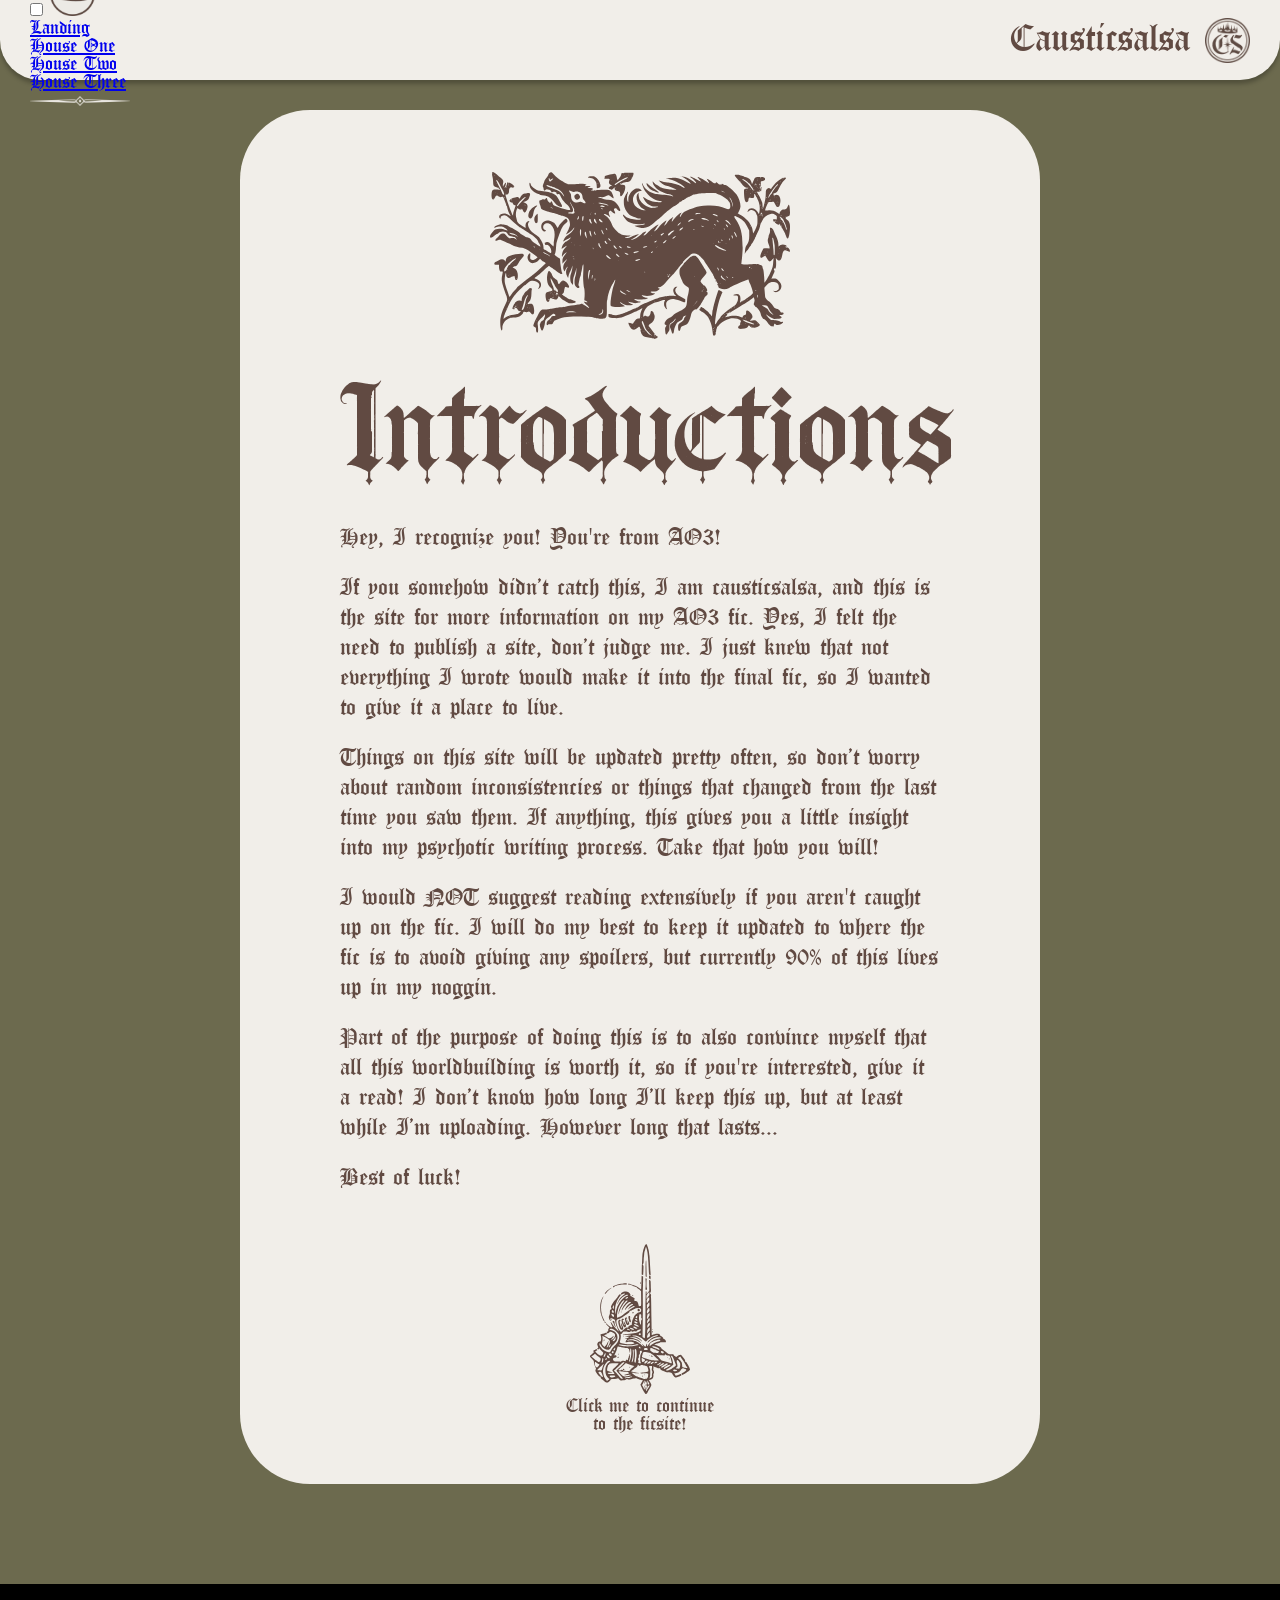
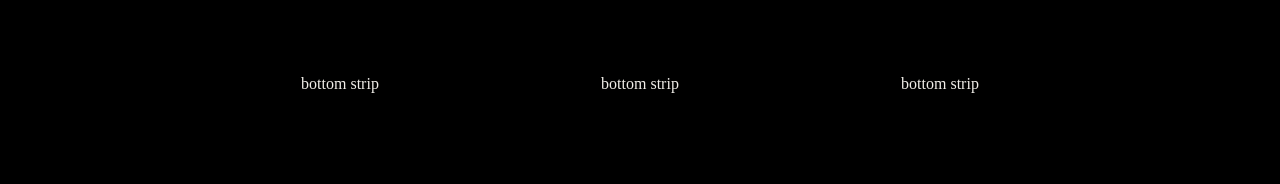
<file: index.html>
<!DOCTYPE html>
<html lang="en">
<head>
    <meta charset="UTF-8">
    <meta name="viewport" content="width=device-width, initial-scale=1.0">
    <title>landing</title>
    <link rel="stylesheet" href="./stylesheets/home.css">
</head>

<body>

<!-- sticky strip, top -->
    <div class="top-strip">
        <div class="top-strip-content">
        <!-- hamburger menu -->
        <div class="top-strip-buttons">
                <input type="checkbox" id="menu-toggle" class="menu-checkbox">
                <label for="menu-toggle" class="hamburger-icon">
                    <img src="./images/menus/hamburger-unfilled-border.png" width="45" height="45" alt="menu">
                </label>
                <nav class="nav-menu">
                    <div class="nav-container">
                        <a href="./index.html">
                            <div class="navigation-link">
                                <p>
                                    Landing
                                </p>
                            </div>
                        </a>
                        <a href="#">
                            <div class="navigation-link">
                                <p>
                                    House One
                                </p>
                            </div>
                        </a>
                        <a href="#">
                            <div class="navigation-link">
                                <p>
                                    House Two
                                </p>
                            </div>
                        </a>
                        <a href="#" class="navigation-link">
                            House Three
                        </a>  
                        <div>
                            <img src="./images/menus/divider-cream.png" width="100px" height="10px" alt="divider">
                        </div>
                    </div>
                </nav>
            </div>
            <div class="top-strip-logo">
                <p>Causticsalsa</p>
                <img src="./images/menus/causticsalsa-logo-brown.png" width="45" height="45" alt="logo">
            </div>
        </div>
    </div>

<!-- content -->
    <div class="content">
        
        <div class="head-box">
            <div class="info">
                <img src="./images/landing/landing-header.svg" width="300" height="171" alt="wolf header">
            </div>
        </div>
        <div class="text-body">
            <div class="body-header">Introductions</div>
            <p>
                Hey, I recognize you! You're from AO3! 
            </p>
            <p>
                If you somehow didn’t catch this, I am causticsalsa, and this is the site for more information on my AO3 fic. Yes, I felt the need to publish a site, don’t judge me. I just knew that not everything I wrote would make it into the final fic, so I wanted to give it a place to live.
            </p>
            <p>
                Things on this site will be updated pretty often, so don’t worry about random inconsistencies or things that changed from the last time you saw them. If anything, this gives you a little insight into my psychotic writing process. Take that how you will!
            </p>
            <p> 
                I would NOT suggest reading extensively if you aren't caught up on the fic. I will do my best to keep it updated to where the fic is to avoid giving any spoilers, but currently 90% of this lives up in my noggin.
            </p>
            <p>
                Part of the purpose of doing this is to also convince myself that all this worldbuilding is worth it, so if you're interested, give it a read! I don’t know how long I’ll keep this up, but at least while I’m uploading. However long that lasts...
            </p>
            <p>
                Best of luck!
            </p>
        </div>
        <div class="footer">
            <a href="./three-houses.html">
                <img src="./images/landing/landing-footer.svg" alt="knight footer" height=150 width=150>
            </a>
            <div class="footer-link">
                <p>
                    Click me to continue to the ficsite!
                </p>
            </div>
        </div>
    </div>

<!-- sticky strip, bottom -->
    <div class="bottom-strip">
        <div class="bottom-strip-text">
        <p>
            bottom strip
        </p>
        </div>
        <div class="bottom-strip-text">
        <p>
            bottom strip
        </p>
        </div>
        <div class="bottom-strip-text">
        <p>
            bottom strip
        </p>
        </div>
    </div>
    
</body>

</html>
</file>
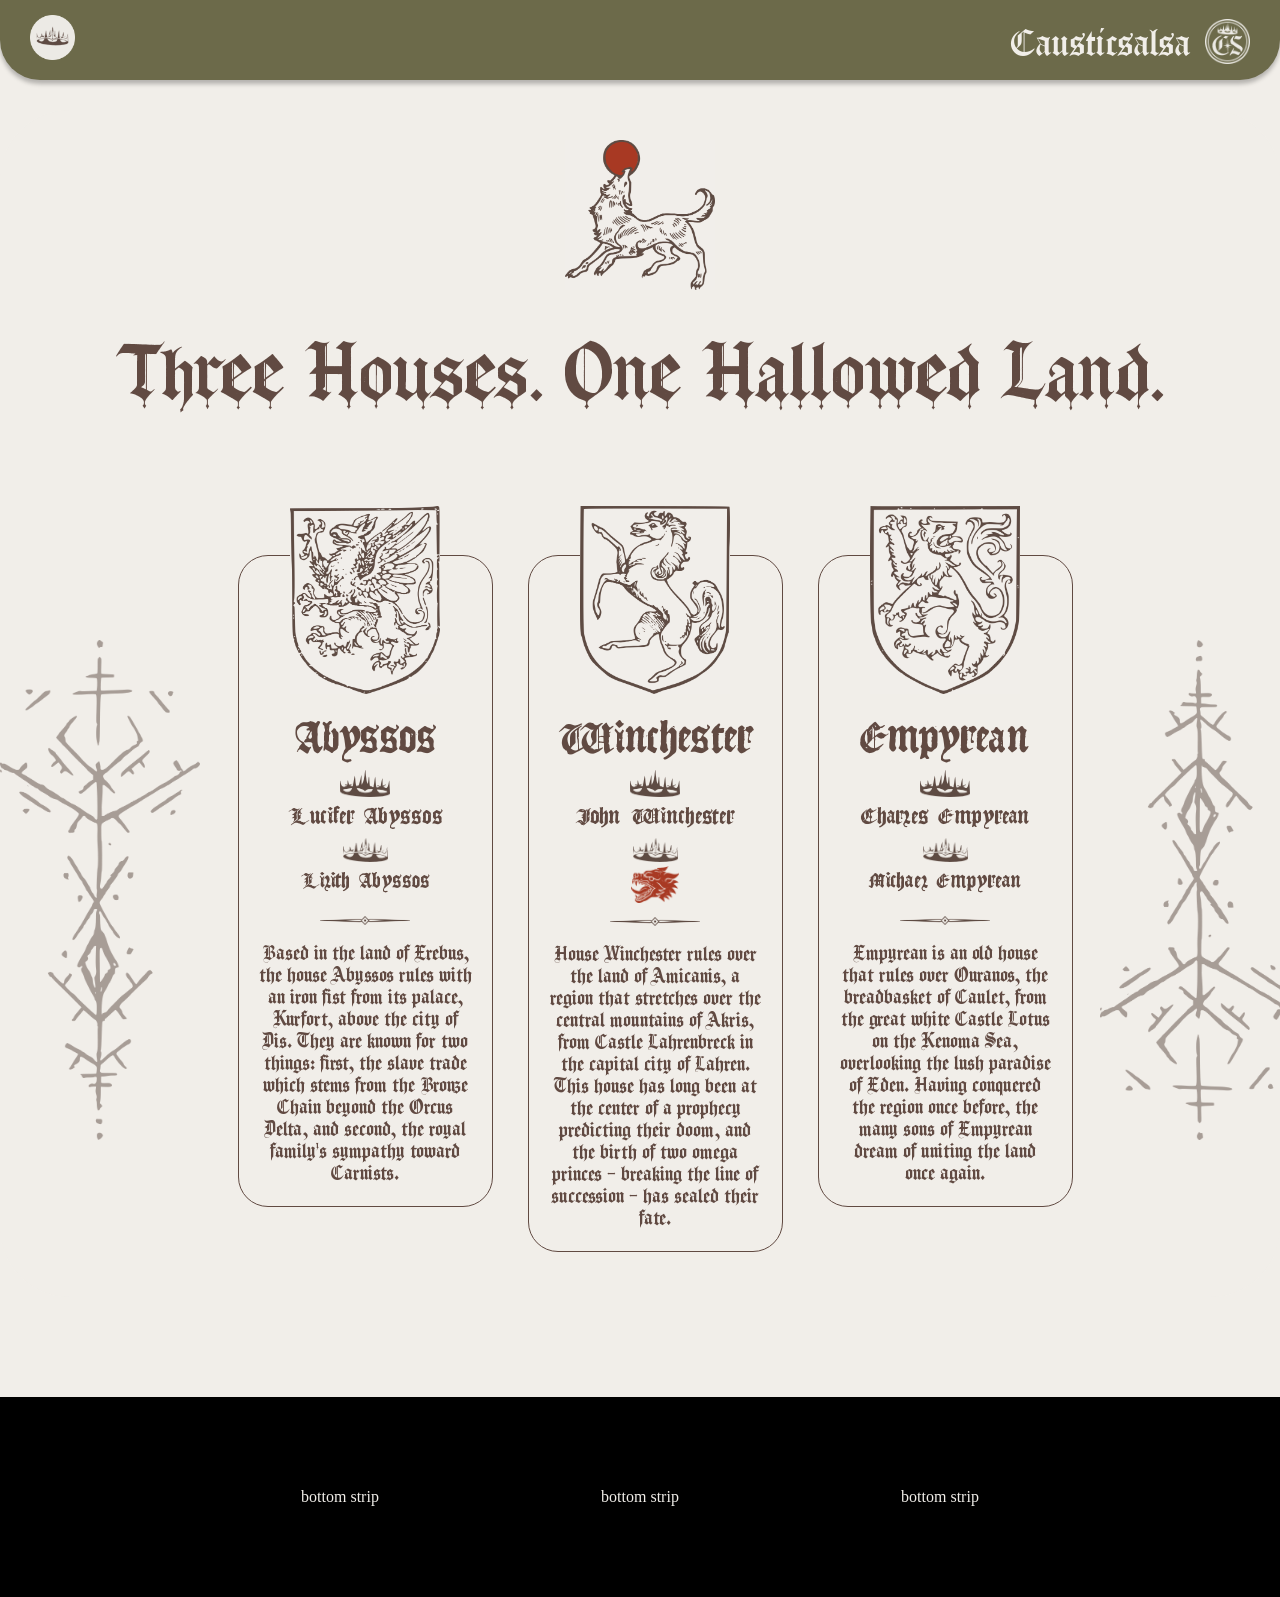
<file: three-houses.html>
<!DOCTYPE html>
<html lang="en">
<head>
    <meta charset="UTF-8">
    <meta name="viewport" content="width=device-width, initial-scale=1.0">
    <title>a tale of three houses</title>
    <link rel="stylesheet" href="./stylesheets/three-houses.css">
</head>

<body>

<!-- sticky strip, top -->
    <div class="top-strip">
        <div class="top-strip-content">
            <!-- hamburger menu -->
            <div class="top-strip-buttons">
                <input type="checkbox" id="menu-toggle" class="menu-checkbox">
                <label for="menu-toggle" class="hamburger-icon">
                    <img src="./images/menus/hamburger-unfilled.png" width="45" height="45" alt="menu">
                </label>
                <nav class="nav-menu">
                    <div class="nav-container">
                        <a href="./index.html">
                            <div class="navigation-link">
                                <p>
                                    Landing
                                </p>
                            </div>
                        </a>
                        <a href="#">
                            <div class="navigation-link">
                                <p>
                                    House One
                                </p>
                            </div>
                        </a>
                        <a href="#">
                            <div class="navigation-link">
                                <p>
                                    House Two
                                </p>
                            </div>
                        </a>
                        <a href="#" class="navigation-link">
                            House Three
                        </a>  
                        <div>
                            <img src="./images/menus/divider-cream.png" width="100px" height="10px" alt="divider">
                        </div>
                    </div>
                </nav>
            </div>
            <div class="top-strip-logo">
                <a href="./index.html">
                    <p>
                        Causticsalsa
                    </p>
                </a>
                <a href="./index.html">
                    <img src="./images/menus/causticsalsa-logo-cream.png" width="45" height="45" alt="logo">
                </a>
            </div>
        </div>
    </div>


<!-- menu checkbox -->
    


<!-- content -->
    <div class="content">
        <div class="header"> 
            <div class="header-image">
                <img src="./images/three-houses/header-image-wolf.png" width="150" height="150" alt="wolf gnawing the sun">
            </div>
            <div class="header-text">
                <p>Three Houses. One Hallowed Land.</p>
            </div>

        </div>
        <div class="spread-container">
            <div class="decoration">
                <img src="./images/three-houses/decoration-upward.png" width="200" height="500" alt="rune">
            </div>
            <div class="house-container">
                <div class="house">
                    <div class="house-border">
                        <div class="house-sigil">
                            <img src="./images/three-houses/griffin-sigil.png" width="150" height="188" alt="griffin sigil">
                        </div>
                        <div class="house-name">
                            <p>
                                Abyssos
                            </p>
                        </div>
                        <div class="ruler-crown">
                            <img src="./images/three-houses/filled-crown.png" width="50" height="27" alt="crown">
                        </div>
                        <div class="ruler">
                            <p> 
                                Lucifer Abyssos
                            </p>
                        </div>
                        <div class="small-crown">
                            <img src="./images/three-houses/unfilled-crown.png" width="45" height="24" alt="crown">
                        </div>
                        <div class="small-ruler">
                            <p>
                                Lilith Abyssos
                            </p>
                        </div>
                        <div class="divider">
                            <img src="./images/three-houses/divider.png" width="90" height="9" alt="divider">
                        </div>
                        <div class="house-summary">
                            <p>
                                Based in the land of Erebus, the house Abyssos rules with an iron fist from its palace, Kurfort, above the city of Dis. They are known for two things: first, the slave trade which stems from the Bronze Chain beyond the Orcus Delta, and second, the royal family’s sympathy toward Carnists. 
                            </p>
                        </div>
                    </div>
                </div>
                <div class="house">
                    <div class="house-border">
                        <div class="house-sigil">
                            <img src="./images/three-houses/colt-sigil.png" width="150" height="188" alt="colt sigil">
                        </div>
                        <div class="house-name">
                            <p>
                                Winchester
                            </p>
                        </div>
                        <div class="ruler-crown">
                            <img src="./images/three-houses/filled-crown.png" width="50" height="27" alt="crown">
                        </div>
                        <div class="ruler">
                            <p> 
                                John Winchester
                            </p>
                        </div>
                        <div class="small-crown">
                            <img src="./images/three-houses/unfilled-crown.png" width="45" height="24" alt="crown">
                        </div>
                        <div class="winchester-wolf">
                            <img src="./images/three-houses/red-wolf.png" width="48" height="37" alt="red-wolf">
                        </div>
                        <div class="divider">
                            <img src="./images/three-houses/divider.png" width="90" height="9" alt="divider">
                        </div>
                        <div class="house-summary">
                            <p>
                                House Winchester rules over the land of Amicanis, a region that stretches over the central mountains of Akris, from Castle Lahrenbreck in the capital city of Lahren. This house has long been at the center of a prophecy predicting their doom, and the birth of two omega princes – breaking the line of succession – has sealed their fate.
                            </p>
                        </div>
                    </div>
                </div>
                <div class="house">
                    <div class="house-border">
                        <div class="house-sigil">
                            <img src="./images/three-houses/lion-sigil.png" width="150" height="188" alt="lion sigil">
                        </div>
                        <div class="house-name">
                            <p>
                                Empyrean
                            </p>
                        </div>
                        <div class="ruler-crown">
                            <img src="./images/three-houses/filled-crown.png" width="50" height="27" alt="crown">
                        </div>
                        <div class="ruler">
                            <p> 
                                Charles Empyrean
                            </p>
                        </div>
                        <div class="small-crown">
                            <img src="./images/three-houses/unfilled-crown.png" width="45" height="24" alt="crown">
                        </div>
                        <div class="small-ruler">
                            <p>
                                Michael Empyrean
                            </p>
                        </div>
                        <div class="divider">
                            <img src="./images/three-houses/divider.png" width="90" height="9" alt="divider">
                        </div>
                        <div class="house-summary">
                            <p>
                                Empyrean is an old house that rules over Ouranos, the breadbasket of Caulet, from the great white Castle Lotus on the Kenoma Sea, overlooking the lush paradise of Eden. Having conquered the region once before, the many sons of Empyrean dream of uniting the land once again.
                            </p>
                        </div>
                    </div>
                </div>
            </div>
            <div class="decoration">
                <img src="./images/three-houses/decoration-downward.png" width="200" height="500" alt="rune">
            </div>
        </div>

    </div>

    <!-- sticky strip, bottom -->
    <div class="bottom-strip">
        <div class="bottom-strip-text">
        <p>
            bottom strip
        </p>
        </div>
        <div class="bottom-strip-text">
        <p>
            bottom strip
        </p>
        </div>
        <div class="bottom-strip-text">
        <p>
            bottom strip
        </p>
        </div>
    </div>
    
</body>
</file>
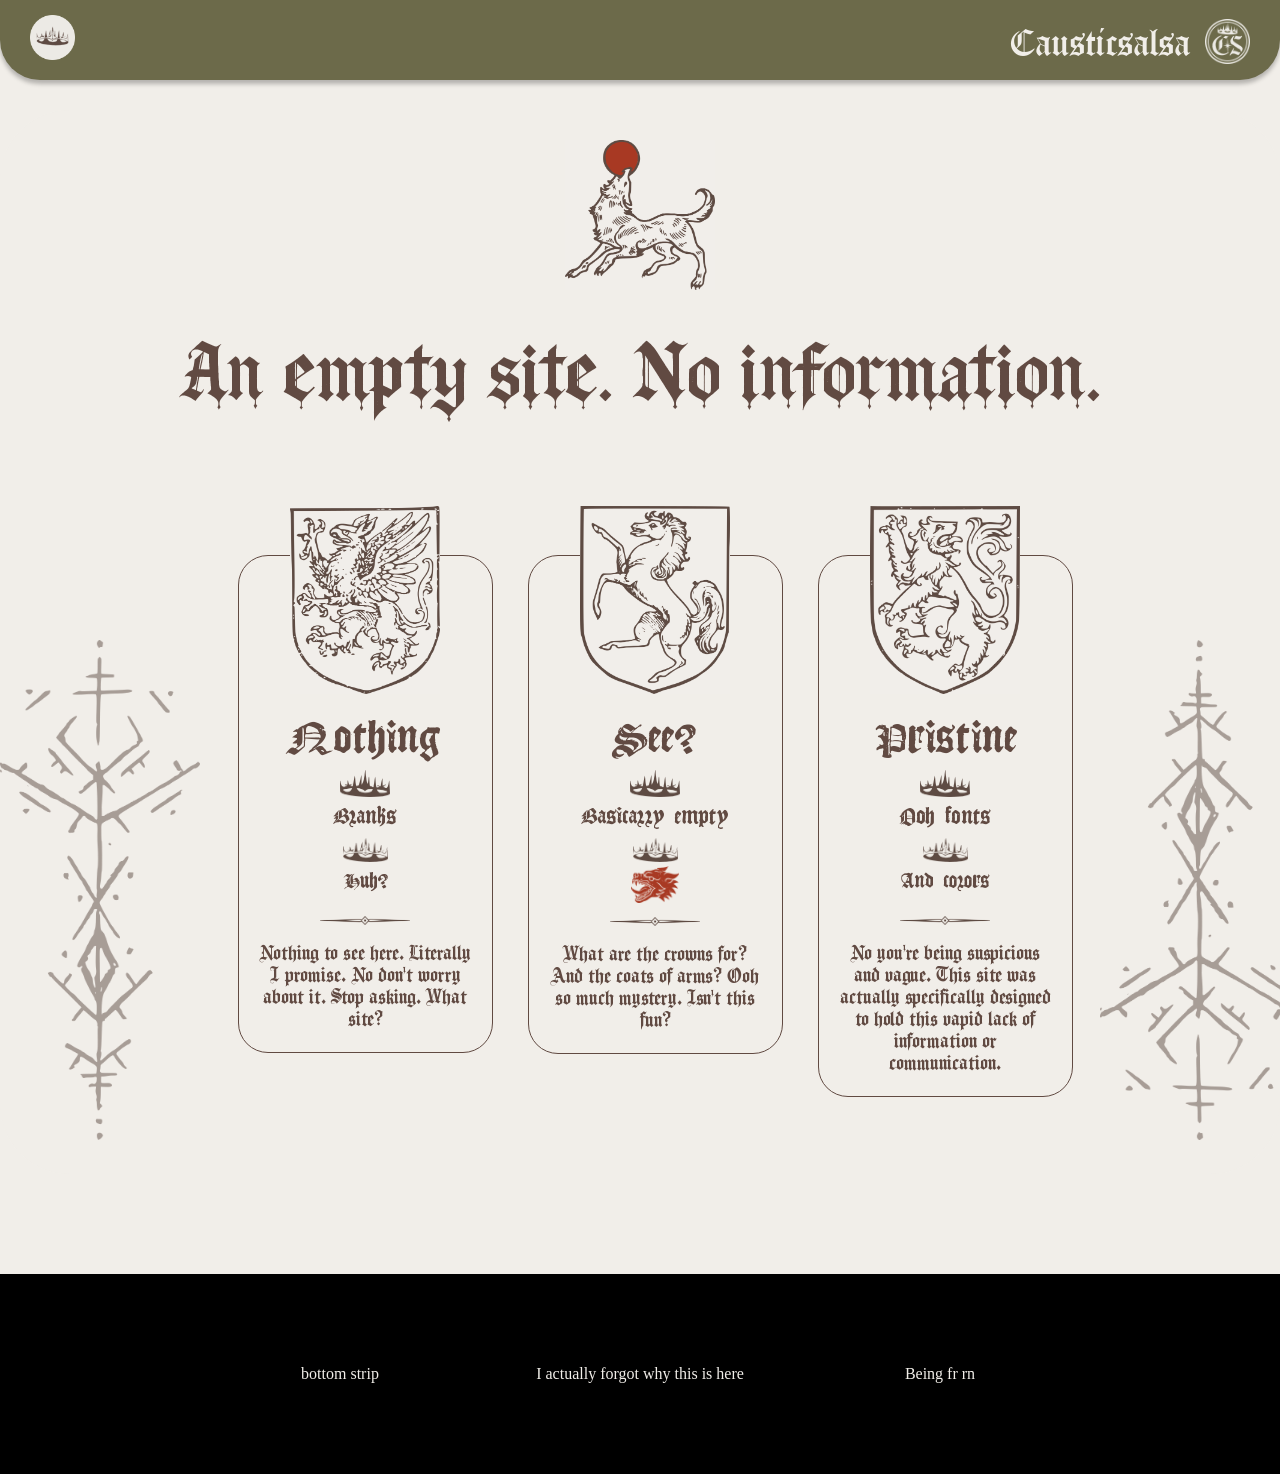
<file: blanks/home-blank.html>
<!DOCTYPE html>
<html lang="en">
<head>
    <meta charset="UTF-8">
    <meta name="viewport" content="width=device-width, initial-scale=1.0">
    <title>homepage</title>
    <link rel="stylesheet" href="./stylesheets/home-blank.css">
</head>

<body>

<!-- sticky strip, top -->
    <div class="top-strip">
        <div class="top-strip-content">
            <!-- hamburger menu -->
            <div class="top-strip-buttons">
                <input type="checkbox" id="menu-toggle" class="menu-checkbox">
                <label for="menu-toggle" class="hamburger-icon">
                    <img src="./images-blanks/menus/hamburger-unfilled.png" width="45" height="45" alt="menu">
                </label>
                <nav class="nav-menu">
                    <div class="nav-container">
                        <a href="./landing-blank.html">
                            <div class="navigation-link">
                                <p>
                                    Landing
                                </p>
                            </div>
                        </a>
                        <div>
                            <img src="./images-blanks/menus/divider-cream.png" width="100px" height="10px" alt="divider">
                        </div>
                    </div>
                </nav>
            </div>
            <div class="top-strip-logo">
                <a href="./landing-blank.html">
                    <p>
                        Causticsalsa
                    </p>
                </a>
                <a href="./index.html">
                    <img src="./images-blanks/menus/causticsalsa-logo-cream.png" width="45" height="45" alt="logo">
                </a>
            </div>
        </div>
    </div>

<!-- content -->
    <div class="content">
        <div class="header"> 
            <div class="header-image">
                <img src="./images-blanks/three-houses/header-image-wolf.png" width="150" height="150" alt="wolf gnawing the sun">
            </div>
            <div class="header-text">
                <p>An empty site. No information.</p>
            </div>

        </div>
        <div class="spread-container">
            <div class="decoration">
                <img src="./images-blanks/three-houses/decoration-upward.png" width="200" height="500" alt="rune">
            </div>
            <div class="house-container">
                <div class="house">
                    <div class="house-border">
                        <div class="house-sigil">
                            <img src="./images-blanks/three-houses/griffin-sigil.png" width="150" height="188" alt="griffin sigil">
                        </div>
                        <div class="house-name">
                            <p>
                                Nothing
                            </p>
                        </div>
                        <div class="ruler-crown">
                            <img src="./images-blanks/three-houses/filled-crown.png" width="50" height="27" alt="crown">
                        </div>
                        <div class="ruler">
                            <p> 
                                Blanks
                            </p>
                        </div>
                        <div class="small-crown">
                            <img src="./images-blanks/three-houses/unfilled-crown.png" width="45" height="24" alt="crown">
                        </div>
                        <div class="small-ruler">
                            <p>
                                Huh?
                            </p>
                        </div>
                        <div class="divider">
                            <img src="./images-blanks/three-houses/divider.png" width="90" height="9" alt="divider">
                        </div>
                        <div class="house-summary">
                            <p>
                                Nothing to see here. Literally I promise. No don't worry about it. Stop asking. What site?
                            </p>
                        </div>
                    </div>
                </div>
                <div class="house">
                    <div class="house-border">
                        <div class="house-sigil">
                            <img src="./images-blanks/three-houses/colt-sigil.png" width="150" height="188" alt="colt sigil">
                        </div>
                        <div class="house-name">
                            <p>
                                See?
                            </p>
                        </div>
                        <div class="ruler-crown">
                            <img src="./images-blanks/three-houses/filled-crown.png" width="50" height="27" alt="crown">
                        </div>
                        <div class="ruler">
                            <p> 
                                Basically empty
                            </p>
                        </div>
                        <div class="small-crown">
                            <img src="./images-blanks/three-houses/unfilled-crown.png" width="45" height="24" alt="crown">
                        </div>
                        <div class="winchester-wolf">
                            <img src="./images-blanks/three-houses/red-wolf.png" width="48" height="37" alt="red-wolf">
                        </div>
                        <div class="divider">
                            <img src="./images-blanks/three-houses/divider.png" width="90" height="9" alt="divider">
                        </div>
                        <div class="house-summary">
                            <p>
                                What are the crowns for? And the coats of arms? Ooh so much mystery. Isn't this fun?
                            </p>
                        </div>
                    </div>
                </div>
                <div class="house">
                    <div class="house-border">
                        <div class="house-sigil">
                            <img src="./images-blanks/three-houses/lion-sigil.png" width="150" height="188" alt="lion sigil">
                        </div>
                        <div class="house-name">
                            <p>
                                Pristine
                            </p>
                        </div>
                        <div class="ruler-crown">
                            <img src="./images-blanks/three-houses/filled-crown.png" width="50" height="27" alt="crown">
                        </div>
                        <div class="ruler">
                            <p> 
                                Ooh fonts
                            </p>
                        </div>
                        <div class="small-crown">
                            <img src="./images-blanks/three-houses/unfilled-crown.png" width="45" height="24" alt="crown">
                        </div>
                        <div class="small-ruler">
                            <p>
                                And colors
                            </p>
                        </div>
                        <div class="divider">
                            <img src="./images-blanks/three-houses/divider.png" width="90" height="9" alt="divider">
                        </div>
                        <div class="house-summary">
                            <p>
                                No you're being suspicious and vague. This site was actually specifically designed to hold this vapid lack of information or communication.
                            </p>
                        </div>
                    </div>
                </div>
            </div>
            <div class="decoration">
                <img src="./images-blanks/three-houses/decoration-downward.png" width="200" height="500" alt="rune">
            </div>
        </div>

    </div>

    <!-- sticky strip, bottom -->
    <div class="bottom-strip">
        <div class="bottom-strip-text">
        <p>
            bottom strip
        </p>
        </div>
        <div class="bottom-strip-text">
        <p>
            I actually forgot why this is here
        </p>
        </div>
        <div class="bottom-strip-text">
        <p>
            Being fr rn
        </p>
        </div>
    </div>
    
</body>
</file>
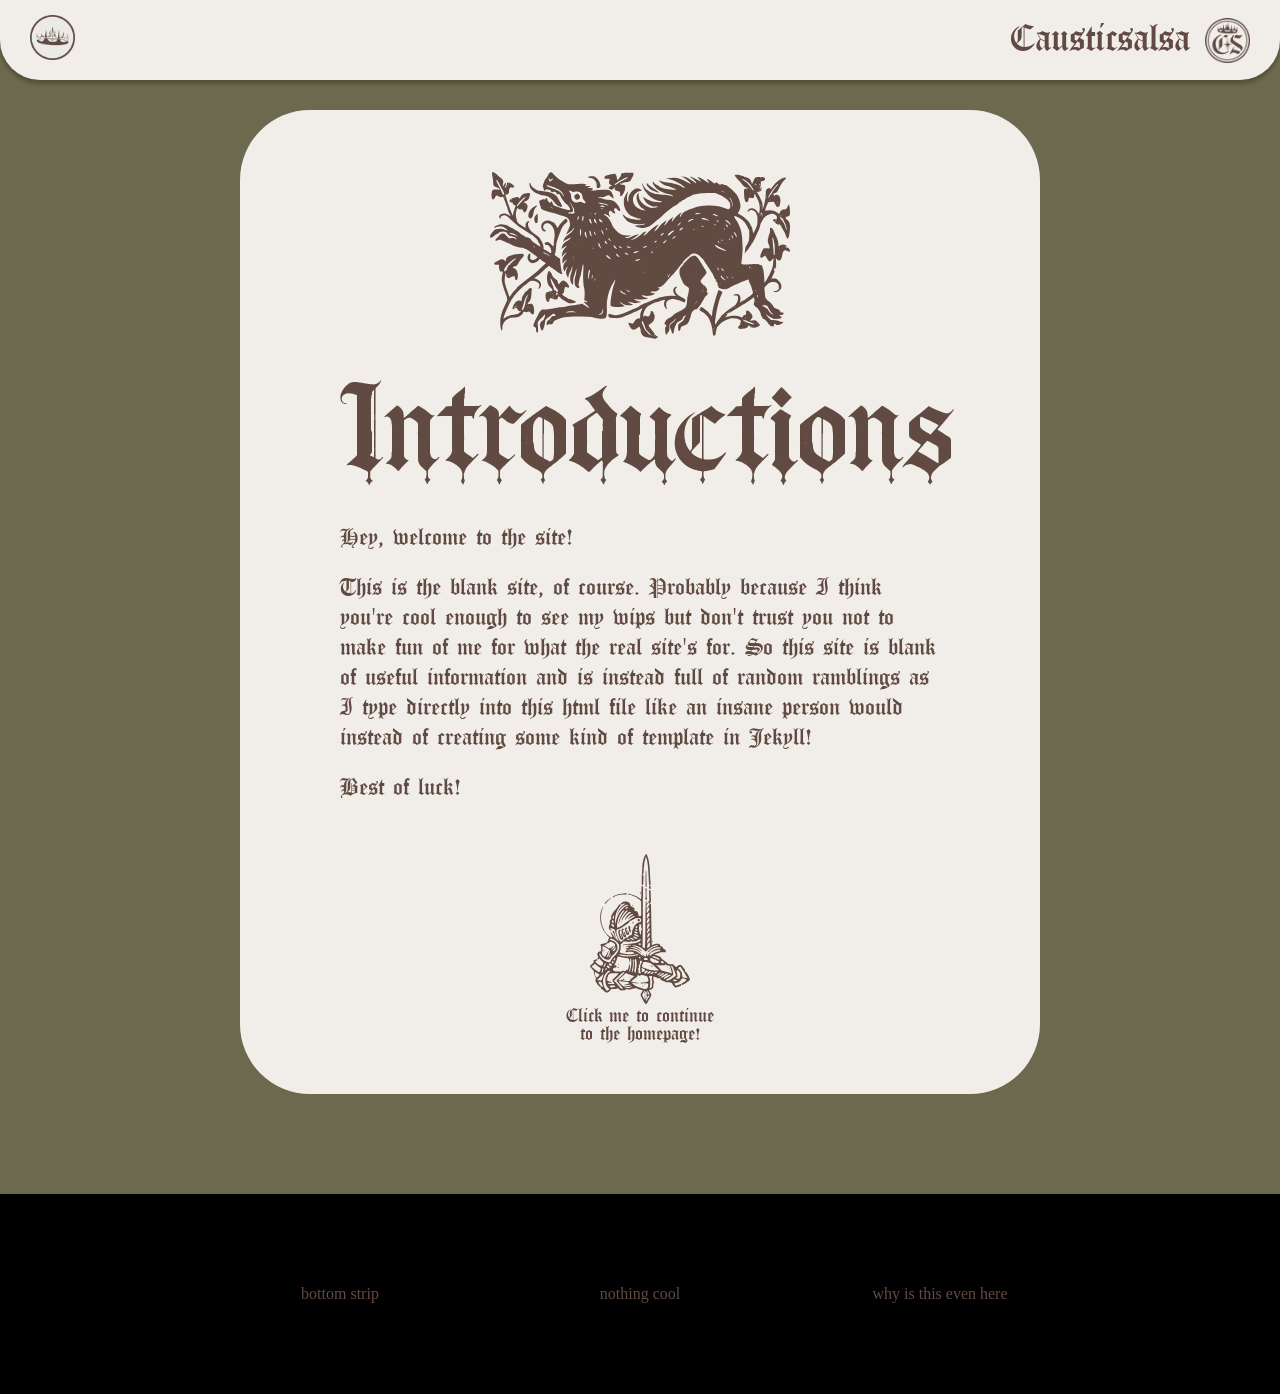
<file: blanks/landing-blank.html>
<!DOCTYPE html>
<html lang="en">
<head>
    <meta charset="UTF-8">
    <meta name="viewport" content="width=device-width, initial-scale=1.0">
    <title>landing blank</title>
    <link rel="stylesheet" href="./stylesheets/landing-blank.css">
</head>

<body>

<!-- sticky strip, top -->
    <div class="top-strip">
        <div class="top-strip-content">
        <!-- hamburger menu -->
        <div class="top-strip-buttons">
                <input type="checkbox" id="menu-toggle" class="menu-checkbox">
                <label for="menu-toggle" class="hamburger-icon">
                    <img src="./images-blanks/menus/hamburger-unfilled-border.png" width="45" height="45" alt="menu">
                </label>
                <nav class="nav-menu">
                    <div class="nav-container">
                        <a href="./landing-blank.html">
                            <div class="navigation-link">
                                <p>
                                    Landing
                                </p>
                            </div>
                        </a>
                        <a href="./home-blank.html">
                            <div class="navigation-link">
                                <p>
                                    Home
                                </p>
                            </div>
                        <div>
                            <img src="./images-blanks/menus/divider-cream.png" width="100px" height="10px" alt="divider">
                        </div>
                    </div>
                </nav>
            </div>
            <div class="top-strip-logo">
                <p>Causticsalsa</p>
                <img src="./images-blanks/menus/causticsalsa-logo-brown.png" width="45" height="45" alt="logo">
            </div>
        </div>
    </div>

<!-- content -->
    <div class="content">
        
        <div class="head-box">
            <div class="info">
                <img src="./images-blanks/landing/landing-header.svg" width="300" height="171" alt="wolf header">
            </div>
        </div>
        <div class="text-body">
            <div class="body-header">Introductions</div>
            <p>
                Hey, welcome to the site! 
            </p>
            <p>
                This is the blank site, of course. Probably because I think you're cool enough to see my wips but don't trust you not to make fun of me for what the real site's for. So this site is blank of useful information and is instead full of random ramblings as I type directly into this html file like an insane person would instead of creating some kind of template in Jekyll!
            </p>
            <p>
                Best of luck!
            </p>
        </div>
        <div class="footer">
            <a href="./home-blank.html">
                <img src="./images-blanks/landing/landing-footer.svg" alt="knight footer" height=150 width=150>
            </a>
            <div class="footer-link">
                <p>
                    Click me to continue to the homepage!
                </p>
            </div>
        </div>
    </div>

<!-- sticky strip, bottom -->
    <div class="bottom-strip">
        <div class="bottom-strip-text">
        <p>
            bottom strip
        </p>
        </div>
        <div class="bottom-strip-text">
        <p>
            nothing cool
        </p>
        </div>
        <div class="bottom-strip-text">
        <p>
            why is this even here
        </p>
        </div>
    </div>
    
</body>

</html>
</file>
<file: stylesheets/home.css>
html, body {
  overscroll-behavior-y: none;
}

@font-face {
  font-family: 'Grimoire Noire';
  src: url('../fonts/GrimoireNoire.woff2') format('woff2');
  font-weight: normal;
  font-style: normal;
  font-display: swap;
}

@font-face {
  font-family: 'Canterbury';
  src: url('../fonts/Canterbury.woff2') format('woff2');
  font-weight: normal;
  font-style: normal;
  font-display: swap;
}

* {
    margin: 0px 0px 0px 0px;
    padding: 0px;
    box-sizing: border-box;
}

body {
    background-color: #6C6A4E;
    margin: 0px 0px 0px 0px;
    color: #614A42;
}


/* sticky strip, top */
.top-strip {
        position: sticky;
        top: 0px;
        margin: 0px;
        width: 100%;
        height: 80px;
        border-radius: 0px 0px 40px 40px;
        background-color: #F1EEE9;
        z-index: 100;
        box-shadow: 0px 4px 4px rgba(0, 0, 0, 0.25);
        color: #614A42;
    }
    
        .top-strip-content {
            display: flex;
            justify-content: center;
            align-items: center;
            height: 100%;
            margin: 0px 30px auto 30px;
            justify-content: space-between;
            font-family: 'Canterbury', serif;
            font-size: 20px;
        }

            .top-strip-logo {
                font-family: 'Canterbury', serif;
                font-size: 40px;
                justify-content: space-between;
                display: flex;
                align-items: center;
                width: 240px;
            }

            

/* content */
    .content {
        display: flex;
        flex-direction: column;
        justify-content: center;
        margin: auto;
        max-width: 800px;
        background-color: #F1EEE9;
        border-radius: 70px;
        margin: 30px auto 100px auto;
    }

        .head-box {
            display: flex;
            flex-direction: column;
            justify-content: center;
            margin-top: 60px;
        }

            .info {
                display: flex;
                flex-direction: column;
                justify-content: center;
                align-items: center;
                /* border: 2px solid white; */
            }

                .body-header {
                    font-family: 'Grimoire Noire';
                    font-size: 120px;
                    margin-bottom: 10px;
                    text-align: center;
                }

        .text-body {
            display: flex;
            flex-direction: column;
            justify-content: center;
            font-size: 25px;
            font-family: "Canterbury", serif;
            /* border: 2px solid white; */
            width: 600px;
            margin: 30px auto 30px auto;
        }

                .text-body p {
                    margin-bottom: 20px;
                    line-height: 1.2;
                }
        
        .footer {
            width: 150px;
            margin: 0px auto 50px auto;
            text-align: center;
        }

            .footer-link {
                font-family: 'Canterbury', serif;
                font-size: 20px;
            }



/* sticky strip, bottom */
    .bottom-strip {
        bottom: 0px;
        margin: 0px;
        width: 100%;
        height: 200px;
        background-color: black;
        box-shadow: 0px 4px 4px rgba(0, 0, 0, 0.25);
        display: flex;
        flex-direction: row;
        justify-content: center;
        align-items: center;
    }

        .bottom-strip-text {
            width: 300px;
            text-align: center;
            color: #F1EEE9;
        }
</file>
<file: stylesheets/three-houses.css>
html, body {
  overscroll-behavior-y: none;
}

@font-face {
  font-family: 'Grimoire Noire';
  src: url('../fonts/GrimoireNoire.woff2') format('woff2');
  font-weight: normal;
  font-style: normal;
  font-display: swap;
}

@font-face {
  font-family: 'Canterbury';
  src: url('../fonts/Canterbury.woff2') format('woff2');
  font-weight: normal;
  font-style: normal;
  font-display: swap;
}

@font-face {
  font-family: 'Landsknecht';
  src: url('../fonts/Landsknecht.woff2') format('woff2');
  font-weight: normal;
  font-style: normal;
  font-display: swap;
}

@font-face {
  font-family: 'Highborne Blackletter';
  src: url('../fonts/HighborneBlackletter.woff2') format('woff2');
  font-weight: normal;
  font-style: normal;
  font-display: swap;
}

* {
    margin: 0px 0px 0px 0px;
    padding: 0px;
    box-sizing: border-box;
}

body {
    background-color: #F1EEE9;
    margin: 0px 0px 0px 0px;
    color: #614A42;
}

a {
  text-decoration: none;
  color: #F1EEE9;
}

/* sticky strip, top */
.top-strip {
        position: sticky;
        top: 0px;
        margin: 0px;
        width: 100%;
        height: 80px;
        border-radius: 0px 0px 40px 40px;
        background-color: #6C6A4A;
        z-index: 100;
        box-shadow: 0px 4px 4px rgba(0, 0, 0, 0.25);
    }
    
        .top-strip-content {
            display: flex;
            justify-content: center;
            align-items: center;
            height: 100%;
            margin: 0px 30px auto 30px;
            justify-content: space-between;
            font-family: 'Canterbury', serif;
            font-size: 20px;
        }

            .top-strip-buttons {
                color: #614A42;
                position: relative;
            }

            .top-strip-logo {
                font-family: 'Canterbury', serif;
                font-size: 40px;
                justify-content: space-between;
                display: flex;
                align-items: center;
                width: 240px;
                margin-top: 10px;
            }

            
/* hamburger menu */
.menu-checkbox {
    position: absolute;
    opacity: 0;
}

    .nav-menu {
        display: none;
        flex-direction: column;
    }

    .menu-checkbox:checked ~ .nav-menu {
        display: flex;
    }

    .hamburger-icon {
        z-index: 105;
        position: absolute;
        margin: -25px 20px 0px 0px;
        cursor: pointer;
    }
        

    .nav-container {
        display: flex;
        flex-direction: column;
        background-color: #614A42;
        border-radius: 20px;
        width: 185px;
        margin: 30px 15px auto 10px;
        position: absolute;
        justify-content: space-between;
        align-items: center;
        padding: 10px;
    }
    
        .navigation-link {
            background-color: #F1EEE9;
            width: 150px;
            margin: 10px 5px 5px 5px;
            color: #614A42;
            text-align: center;
            padding: 10px;
            border-radius: 10px;
        }

/* content */
.content {
        display: flex;
        flex-direction: column;
        justify-content: center;
        background-color: #F1EEE9;
        border-radius: 70px;
        margin: 30px auto 100px auto;
    }

    .header {
        margin: auto;
        text-align: center;
    }

        .header-image {
            margin: 30px auto 30px auto;
        }

        .header-text {
            font-family: 'Grimoire Noire', serif;
            font-size: 80px;
            margin: 40px auto 30px auto;
        }

    .spread-container {
        display: flex;
        margin: 80px auto 30px auto;
        justify-content: space-between;
    }

        .decoration {
            width: 210px;
            margin-top: 100px;
            /* background-color: #6C6A4A; */
        }

        .house-container {
            margin: 10px;
            display: flex;
            justify-content: space-between;
        }

        .house {
            width: 280px;
            margin: 5px;
            /* background-color: #6C6A4A; */
            align-items: center;
        }
        
            .house-border {
                border: 1.75px solid #614A42;
                border-radius: 30px;
                width: 255px;
                padding: 10px;
                text-align: center;
                margin: auto;
            }

                .house-sigil {
                    margin-top: -60px;
                }

                .house-name {
                    font-family: 'Landsknecht', serif;
                    font-size: 40px;
                    margin-top: 20px;
                }

                .ruler-crown {
                    margin: 10px auto 5px auto;
                }

                .ruler {
                    font-family: 'Landsknecht', serif;
                    font-size: 21px;
                }

                .small-crown {
                    margin: 10px auto 5px auto;

                }

                .small-ruler {
                    font-family: 'Landsknecht', serif;
                    font-size: 19px;
                }

                .divider {
                    margin: 20px auto 15px auto;
                }

                .house-summary {
                    font-family: 'Highborne Blackletter', serif;
                    font-size: 20px;
                    margin: 10px;
                }

                .winchester-wolf {
                    margin: -5px auto -15px auto;
                }


/* sticky strip, bottom */
    .bottom-strip {
        bottom: 0px;
        margin: 0px;
        width: 100%;
        height: 200px;
        background-color: black;
        box-shadow: 0px 4px 4px rgba(0, 0, 0, 0.25);
        display: flex;
        flex-direction: row;
        justify-content: center;
        align-items: center;
    }

        .bottom-strip-text {
            width: 300px;
            text-align: center;
            color: #F1EEE9;
        }
</file>
<file: blanks/stylesheets/home-blank.css>
html, body {
  overscroll-behavior-y: none;
}

@font-face {
  font-family: 'Grimoire Noire';
  src: url('../fonts/GrimoireNoire.woff2') format('woff2');
  font-weight: normal;
  font-style: normal;
  font-display: swap;
}

@font-face {
  font-family: 'Canterbury';
  src: url('../fonts/Canterbury.woff2') format('woff2');
  font-weight: normal;
  font-style: normal;
  font-display: swap;
}

@font-face {
  font-family: 'Landsknecht';
  src: url('../fonts/Landsknecht.woff2') format('woff2');
  font-weight: normal;
  font-style: normal;
  font-display: swap;
}

@font-face {
  font-family: 'Highborne Blackletter';
  src: url('../fonts/HighborneBlackletter.woff2') format('woff2');
  font-weight: normal;
  font-style: normal;
  font-display: swap;
}

* {
    margin: 0px 0px 0px 0px;
    padding: 0px;
    box-sizing: border-box;
}

body {
    background-color: #F1EEE9;
    margin: 0px 0px 0px 0px;
    color: #614A42;
}

a {
  text-decoration: none;
  color: #F1EEE9;
}

/* sticky strip, top */
.top-strip {
        position: sticky;
        top: 0px;
        margin: 0px;
        width: 100%;
        height: 80px;
        border-radius: 0px 0px 40px 40px;
        background-color: #6C6A4A;
        z-index: 100;
        box-shadow: 0px 4px 4px rgba(0, 0, 0, 0.25);
    }
    
        .top-strip-content {
            display: flex;
            justify-content: center;
            align-items: center;
            height: 100%;
            margin: 0px 30px auto 30px;
            justify-content: space-between;
            font-family: 'Canterbury', serif;
            font-size: 20px;
        }

            .top-strip-buttons {
                color: #614A42;
                position: relative;
            }

            .top-strip-logo {
                font-family: 'Canterbury', serif;
                font-size: 40px;
                justify-content: space-between;
                display: flex;
                align-items: center;
                width: 240px;
                margin-top: 10px;
            }

            
/* hamburger menu */
.menu-checkbox {
    position: absolute;
    opacity: 0;
}

    .nav-menu {
        display: none;
        flex-direction: column;
    }

    .menu-checkbox:checked ~ .nav-menu {
        display: flex;
    }

    .hamburger-icon {
        z-index: 105;
        position: absolute;
        margin: -25px 20px 0px 0px;
        cursor: pointer;
    }
        

    .nav-container {
        display: flex;
        flex-direction: column;
        background-color: #614A42;
        border-radius: 20px;
        width: 185px;
        margin: 30px 15px auto 10px;
        position: absolute;
        justify-content: space-between;
        align-items: center;
        padding: 10px;
    }
    
        .navigation-link {
            background-color: #F1EEE9;
            width: 150px;
            margin: 10px 5px 5px 5px;
            color: #614A42;
            text-align: center;
            padding: 10px;
            border-radius: 10px;
        }

/* content */
.content {
        display: flex;
        flex-direction: column;
        justify-content: center;
        background-color: #F1EEE9;
        border-radius: 70px;
        margin: 30px auto 100px auto;
    }

    .header {
        margin: auto;
        text-align: center;
    }

        .header-image {
            margin: 30px auto 30px auto;
        }

        .header-text {
            font-family: 'Grimoire Noire', serif;
            font-size: 80px;
            margin: 40px auto 30px auto;
        }

    .spread-container {
        display: flex;
        margin: 80px auto 30px auto;
        justify-content: space-between;
    }

        .decoration {
            width: 210px;
            margin-top: 100px;
            /* background-color: #6C6A4A; */
        }

        .house-container {
            margin: 10px;
            display: flex;
            justify-content: space-between;
        }

        .house {
            width: 280px;
            margin: 5px;
            /* background-color: #6C6A4A; */
            align-items: center;
        }
        
            .house-border {
                border: 1.75px solid #614A42;
                border-radius: 30px;
                width: 255px;
                padding: 10px;
                text-align: center;
                margin: auto;
            }

                .house-sigil {
                    margin-top: -60px;
                }

                .house-name {
                    font-family: 'Landsknecht', serif;
                    font-size: 40px;
                    margin-top: 20px;
                }

                .ruler-crown {
                    margin: 10px auto 5px auto;
                }

                .ruler {
                    font-family: 'Landsknecht', serif;
                    font-size: 21px;
                }

                .small-crown {
                    margin: 10px auto 5px auto;

                }

                .small-ruler {
                    font-family: 'Landsknecht', serif;
                    font-size: 19px;
                }

                .divider {
                    margin: 20px auto 15px auto;
                }

                .house-summary {
                    font-family: 'Highborne Blackletter', serif;
                    font-size: 20px;
                    margin: 10px;
                }

                .winchester-wolf {
                    margin: -5px auto -15px auto;
                }


/* sticky strip, bottom */
    .bottom-strip {
        bottom: 0px;
        margin: 0px;
        width: 100%;
        height: 200px;
        background-color: black;
        box-shadow: 0px 4px 4px rgba(0, 0, 0, 0.25);
        display: flex;
        flex-direction: row;
        justify-content: center;
        align-items: center;
    }

        .bottom-strip-text {
            width: 300px;
            text-align: center;
            color: #F1EEE9;
        }
</file>
<file: blanks/stylesheets/landing-blank.css>
html, body {
  overscroll-behavior-y: none;
}

@font-face {
  font-family: 'Grimoire Noire';
  src: url('../fonts/GrimoireNoire.woff2') format('woff2');
  font-weight: normal;
  font-style: normal;
  font-display: swap;
}

@font-face {
  font-family: 'Canterbury';
  src: url('../fonts/Canterbury.woff2') format('woff2');
  font-weight: normal;
  font-style: normal;
  font-display: swap;
}

* {
    margin: 0px 0px 0px 0px;
    padding: 0px;
    box-sizing: border-box;
    color:#614A42;
}

a {
  text-decoration: none;
  color: #F1EEE9;
}

body {
    background-color: #6C6A4E;
    margin: 0px 0px 0px 0px;
    color: #614A42;
}


/* sticky strip, top */
.top-strip {
        position: sticky;
        top: 0px;
        margin: 0px;
        width: 100%;
        height: 80px;
        border-radius: 0px 0px 40px 40px;
        background-color: #F1EEE9;
        z-index: 100;
        box-shadow: 0px 4px 4px rgba(0, 0, 0, 0.25);
        color: #614A42;
    }
    
        .top-strip-content {
            display: flex;
            justify-content: center;
            align-items: center;
            height: 100%;
            margin: 0px 30px auto 30px;
            justify-content: space-between;
            font-family: 'Canterbury', serif;
            font-size: 20px;
        }

            .top-strip-logo {
                font-family: 'Canterbury', serif;
                font-size: 40px;
                justify-content: space-between;
                display: flex;
                align-items: center;
                width: 240px;
            }

/* hamburger menu */
.menu-checkbox {
    position: absolute;
    opacity: 0;
}

    .nav-menu {
        display: none;
        flex-direction: column;
    }

    .menu-checkbox:checked ~ .nav-menu {
        display: flex;
    }

    .hamburger-icon {
        z-index: 105;
        position: absolute;
        margin: -25px 20px 0px 0px;
        cursor: pointer;
    }
        

    .nav-container {
        display: flex;
        flex-direction: column;
        background-color: #614A42;
        border-radius: 20px;
        width: 185px;
        margin: 30px 15px auto 10px;
        position: absolute;
        justify-content: space-between;
        align-items: center;
        padding: 10px;
    }
    
        .navigation-link {
            background-color: #F1EEE9;
            width: 150px;
            margin: 10px 5px 5px 5px;
            color: #614A42;
            text-align: center;
            padding: 10px;
            border-radius: 10px;
        }

/* content */
    .content {
        display: flex;
        flex-direction: column;
        justify-content: center;
        margin: auto;
        max-width: 800px;
        background-color: #F1EEE9;
        border-radius: 70px;
        margin: 30px auto 100px auto;
    }

        .head-box {
            display: flex;
            flex-direction: column;
            justify-content: center;
            margin-top: 60px;
        }

            .info {
                display: flex;
                flex-direction: column;
                justify-content: center;
                align-items: center;
                /* border: 2px solid white; */
            }

                .body-header {
                    font-family: 'Grimoire Noire';
                    font-size: 120px;
                    margin-bottom: 10px;
                    text-align: center;
                }

        .text-body {
            display: flex;
            flex-direction: column;
            justify-content: center;
            font-size: 25px;
            font-family: "Canterbury", serif;
            /* border: 2px solid white; */
            width: 600px;
            margin: 30px auto 30px auto;
        }

                .text-body p {
                    margin-bottom: 20px;
                    line-height: 1.2;
                }
        
        .footer {
            width: 150px;
            margin: 0px auto 50px auto;
            text-align: center;
        }

            .footer-link {
                font-family: 'Canterbury', serif;
                font-size: 20px;
            }



/* sticky strip, bottom */
    .bottom-strip {
        bottom: 0px;
        margin: 0px;
        width: 100%;
        height: 200px;
        background-color: black;
        box-shadow: 0px 4px 4px rgba(0, 0, 0, 0.25);
        display: flex;
        flex-direction: row;
        justify-content: center;
        align-items: center;
    }

        .bottom-strip-text {
            width: 300px;
            text-align: center;
            color: #F1EEE9;
        }
</file>
